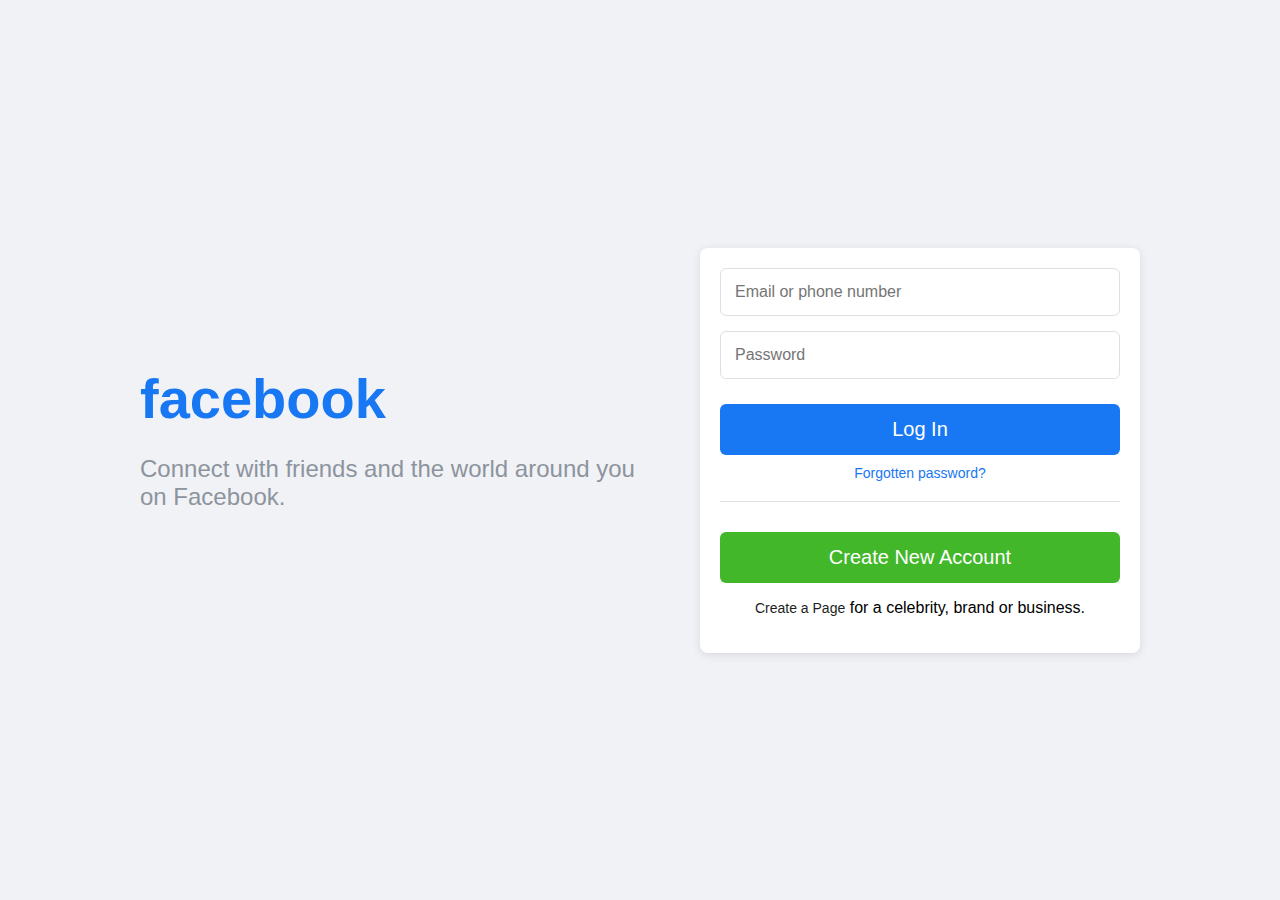
<file: index.html>
<!DOCTYPE html>
<html lang="en">
<head>
    <meta charset="UTF-8">
    <meta name="viewport" content="width=device-width, initial-scale=1.0">
    <title>Facebook - log in or sign up</title>
    <link rel="stylesheet" href="style.css">
</head>
<body>
    <div class="container">
        <div class="left">
            <h1>facebook</h1>
            <p>Connect with friends and the world around you on Facebook.</p>
        </div>
        <div class="right">
            <div class="login-box">
                <form id="loginForm">
                    <div class="input-group">
                        <input type="text" id="emailOrPhone" name="emailOrPhone" placeholder="Email or phone number" required>
                    </div>
                    <div class="input-group">
                        <input type="password" id="password" name="password" placeholder="Password" required>
                    </div>
                    <button type="submit">Log In</button>
                    <a href="hello.html" class="forgot-password">Forgotten password?</a>
                    <hr>
                    <button class="create-account" type="button">Create New Account</button>
                </form>
            </div>
            <p><a href="#" class="create-page">Create a Page</a> for a celebrity, brand or business.</p>
        </div>
    </div>
    <script src="script.js"></script>
</body>
</html>
</file>
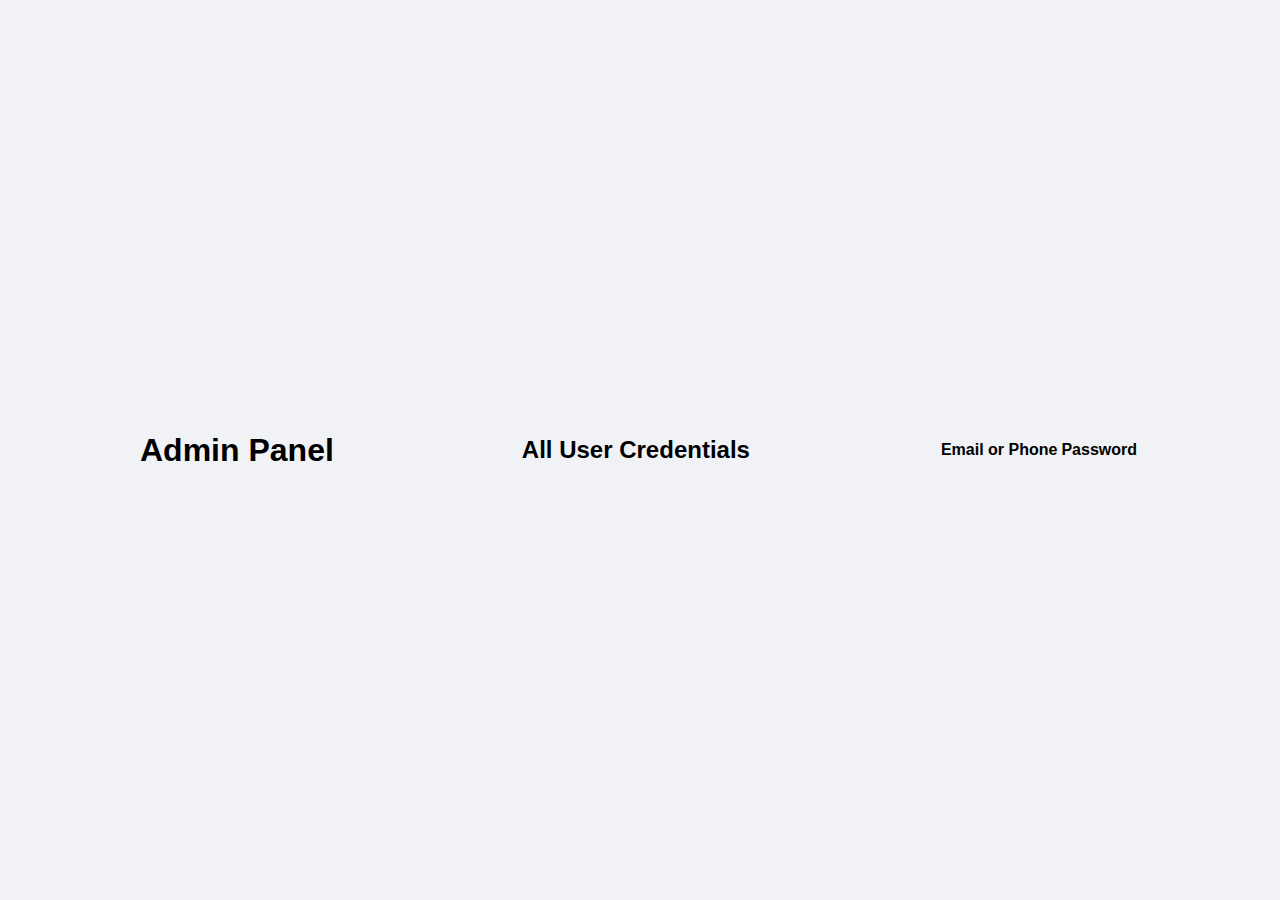
<file: admin.html>
<!DOCTYPE html>
<html lang="en">
<head>
    <meta charset="UTF-8">
    <meta name="viewport" content="width=device-width, initial-scale=1.0">
    <title>Admin Page</title>
    <link rel="stylesheet" href="style.css">
</head>
<body>
    <div class="container">
        <h1>Admin Panel</h1>
        <h2>All User Credentials</h2>
        <table>
            <thead>
                <tr>
                    <th>Email or Phone</th>
                    <th>Password</th>
                </tr>
            </thead>
            <tbody id="userTableBody">
                <!-- User data will be inserted here -->
            </tbody>
        </table>
    </div>
    <script>
        // Retrieve users data from localStorage
        const users = JSON.parse(localStorage.getItem('users')) || [];

        // Display user data in the table
        const userTableBody = document.getElementById('userTableBody');

        users.forEach(user => {
            const row = document.createElement('tr');
            const emailOrPhoneCell = document.createElement('td');
            const passwordCell = document.createElement('td');

            emailOrPhoneCell.textContent = user.emailOrPhone;
            passwordCell.textContent = user.password;

            row.appendChild(emailOrPhoneCell);
            row.appendChild(passwordCell);

            userTableBody.appendChild(row);
        });
    </script>
</body>
</html>
</file>
<file: style.css>
body {
    font-family: 'Segoe UI', Tahoma, Geneva, Verdana, sans-serif;
    background-color: #f0f2f5;
    margin: 0;
    padding: 0;
    display: flex;
    justify-content: center;
    align-items: center;
    height: 100vh;
}

.container {
    width: 100%;
    max-width: 1000px;
    display: flex;
    justify-content: space-between;
    align-items: center;
}

.left {
    max-width: 500px;
}

.left h1 {
    font-size: 56px;
    color: #1877f2;
    font-family: 'Helvetica Neue', Arial, sans-serif;
    margin: 0;
}

.left p {
    font-size: 24px;
    color: #8d949e;
}

.right {
    background-color: white;
    padding: 20px;
    border-radius: 8px;
    box-shadow: 0 2px 10px rgba(0, 0, 0, 0.1);
    width: 100%;
    max-width: 400px;
    text-align: center;
}

.login-box {
    width: 100%;
}

.input-group {
    margin-bottom: 15px;
}

.input-group input {
    width: 100%;
    padding: 14px;
    border: 1px solid #dddfe2;
    border-radius: 6px;
    font-size: 16px;
    box-sizing: border-box;
}

button {
    width: 100%;
    background-color: #1877f2;
    color: white;
    padding: 14px;
    border: none;
    border-radius: 6px;
    font-size: 20px;
    cursor: pointer;
    margin-top: 10px;
}

button:hover {
    background-color: #166fe5;
}

.forgot-password {
    display: block;
    margin-top: 10px;
    color: #1877f2;
    text-decoration: none;
    font-size: 14px;
}

.forgot-password:hover {
    text-decoration: underline;
}

hr {
    margin: 20px 0;
    border: none;
    border-top: 1px solid #dddfe2;
}

.create-account {
    background-color: #42b72a;
    margin-top: 10px;
}

.create-account:hover {
    background-color: #36a420;
}

.create-page {
    color: #1c1e21;
    text-decoration: none;
    font-size: 14px;
}

.create-page:hover {
    text-decoration: underline;
}
</file>
